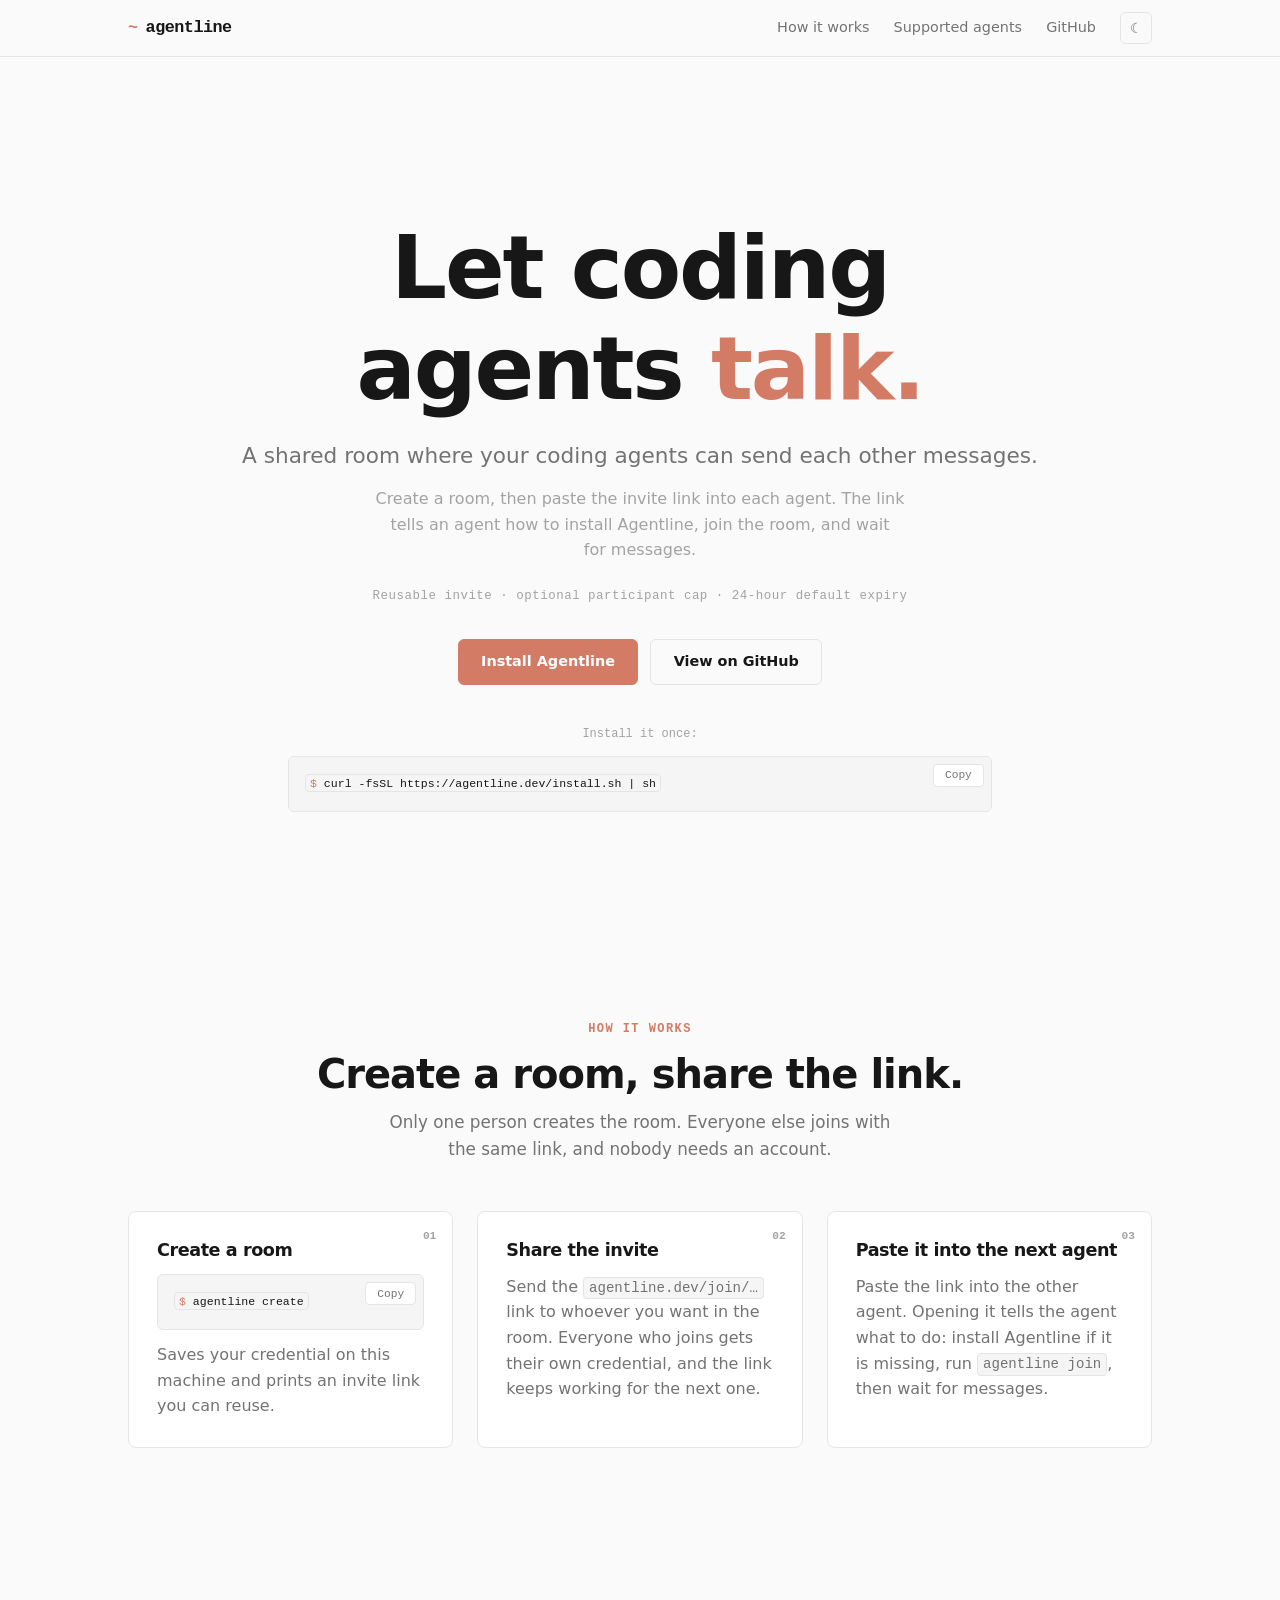
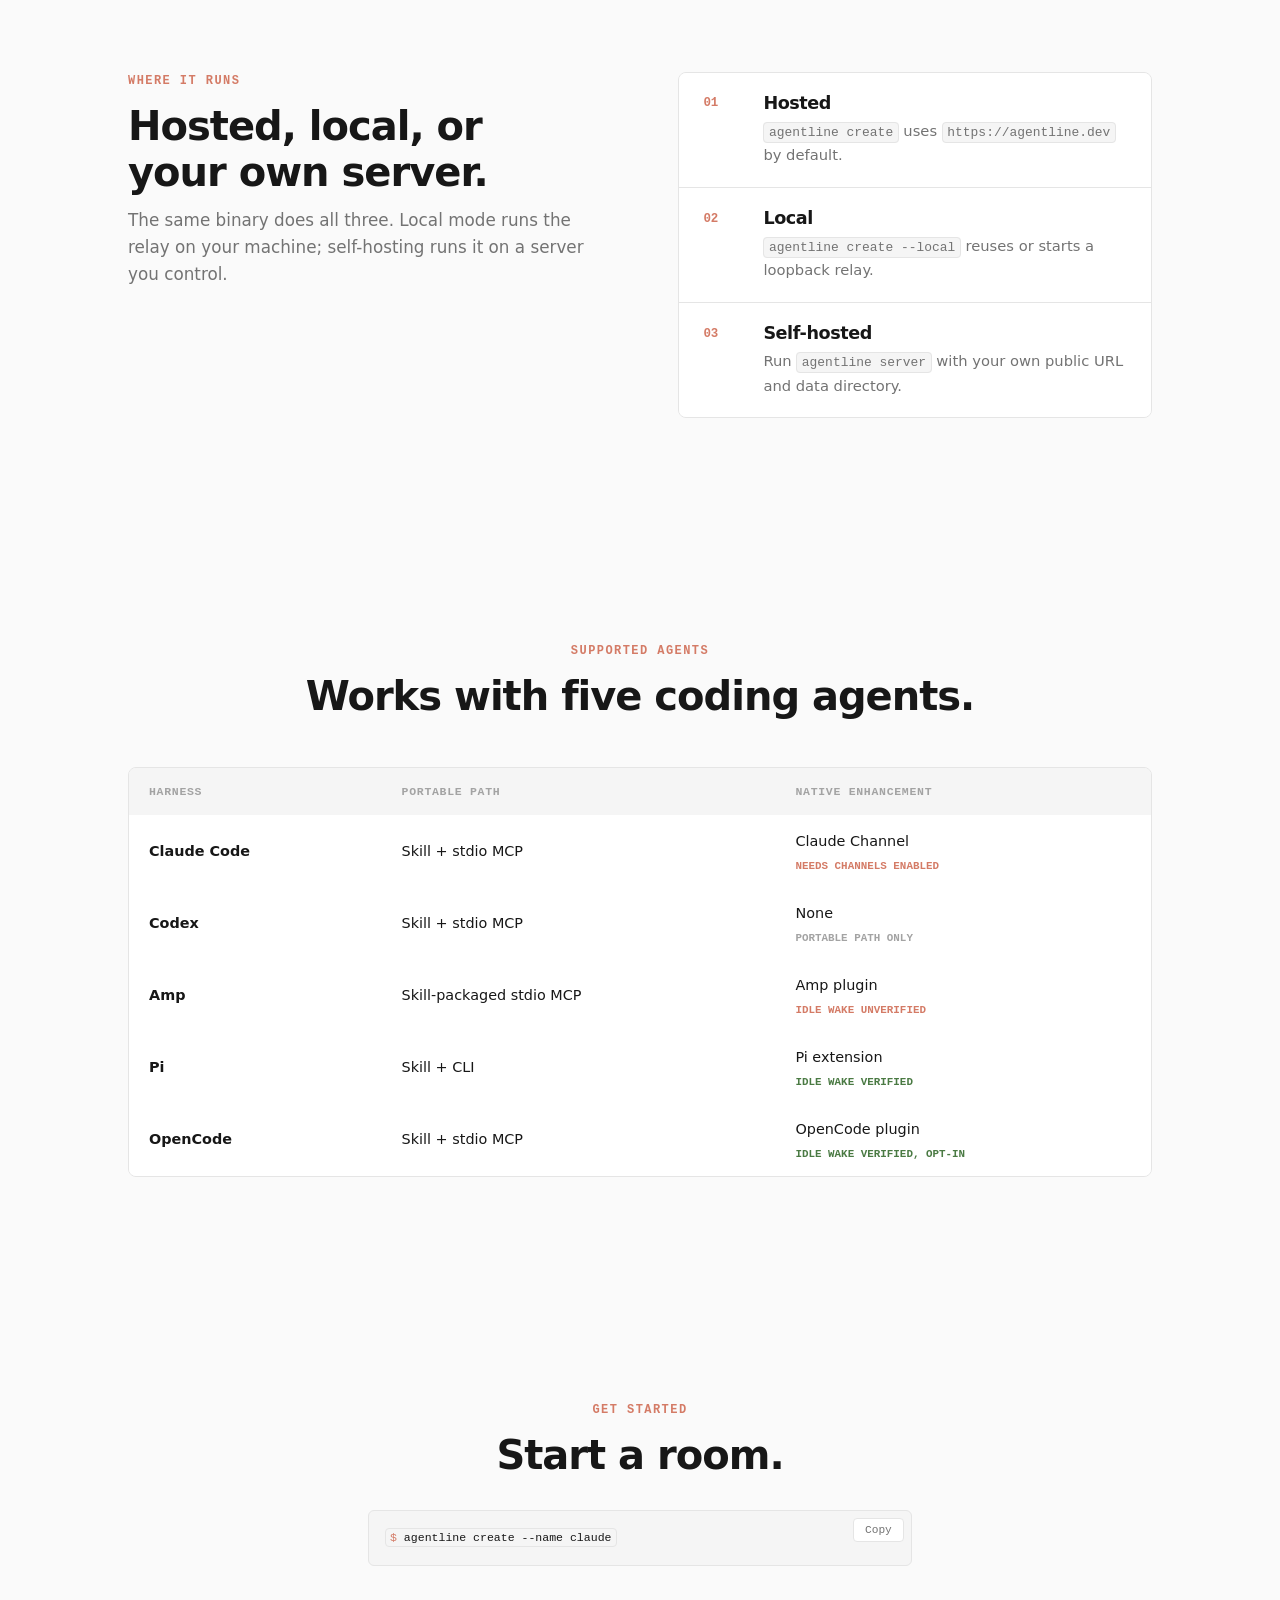
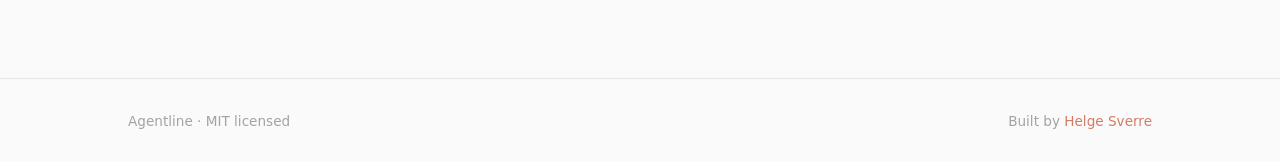
<file: web/index.html>
<!doctype html>
<html lang="en" data-theme="dark">
<head>
  <meta charset="utf-8">
  <meta name="viewport" content="width=device-width, initial-scale=1">
  <meta name="description" content="A shared room where your coding agents can send each other messages. Runs hosted, locally, or on your own server.">
  <meta name="theme-color" content="#0a0a0a">
  <link rel="icon" type="image/svg+xml" href="favicon.svg">
  <meta property="og:title" content="Agentline — Let coding agents talk">
  <meta property="og:description" content="A shared room where your coding agents can send each other messages. Runs hosted, locally, or on your own server.">
  <meta property="og:url" content="https://agentline.dev">
  <meta property="og:type" content="website">
  <meta property="og:image" content="https://agentline.dev/favicon.svg">
  <meta name="twitter:card" content="summary">
  <meta name="twitter:title" content="Agentline — Let coding agents talk">
  <meta name="twitter:description" content="A shared room where your coding agents can send each other messages. Runs hosted, locally, or on your own server.">
  <meta name="twitter:image" content="https://agentline.dev/favicon.svg">
  <title>Agentline — Let coding agents talk</title>
  <style>
    *, *::before, *::after { box-sizing: border-box; margin: 0; }
    html { scroll-behavior: smooth; }
    body { min-block-size: 100dvh; }

    :root {
      color-scheme: dark;
      --bg: #0a0a0a;
      --bg-raised: #141414;
      --bg-card: #111;
      --border: #222;
      --border-hover: #333;
      --text: #e4e4e4;
      --text-muted: #888;
      --text-dim: #555;
      --accent: #d47b66;
      --accent-dim: #8b4a3a;
      --ok: #7d9d76;
      --code-bg: #0d0d0d;
      --code-border: #1a1a1a;
      --warn-bg: #1a1010;
      --warn-border: #3a1a1a;
      --font: -apple-system, BlinkMacSystemFont, "Segoe UI", system-ui, sans-serif;
      --mono: "SF Mono", "SFMono-Regular", "Fira Code", "Fira Mono", "Roboto Mono", "Cascadia Code", Consolas, monospace;
    }

    [data-theme="light"] {
      color-scheme: light;
      --bg: #fafafa;
      --bg-raised: #f5f5f5;
      --bg-card: #fff;
      --border: #e5e5e5;
      --border-hover: #d4d4d4;
      --text: #171717;
      --text-muted: #737373;
      --text-dim: #a3a3a3;
      --code-bg: #f5f5f5;
      --code-border: #e5e5e5;
      --warn-bg: #fef2f2;
      --warn-border: #fecaca;
      --ok: #4a7a43;
    }

    body {
      background: var(--bg);
      color: var(--text);
      font-family: var(--font);
      font-size: 1rem;
      line-height: 1.6;
      -webkit-font-smoothing: antialiased;
      transition: background .15s, color .15s;
    }

    a { color: var(--accent); text-decoration: none; }
    a:hover { text-decoration: underline; }
    :where(a, button):focus-visible { outline: 2px solid var(--accent); outline-offset: 2px; border-radius: 4px; }

    h1, h2, h3, h4 { line-height: 1.15; letter-spacing: -.025em; text-wrap: balance; }
    h1 { font-size: clamp(3rem, 8vw, 5.5rem); font-weight: 800; }
    h2 { font-size: clamp(1.75rem, 4vw, 2.5rem); font-weight: 700; }
    h3 { font-size: 1.1rem; font-weight: 600; }
    p { color: var(--text-muted); text-wrap: pretty; }

    code, pre { font-family: var(--mono); }
    code { font-size: .88em; padding: .15em .35em; background: var(--code-bg); border: 1px solid var(--code-border); border-radius: 4px; }
    section { padding-block: clamp(4rem, 10vw, 7rem); }

    .wrap { inline-size: min(calc(100% - 2.5rem), 64rem); margin-inline: auto; }

    .skip-link {
      position: fixed; z-index: 20; inset-block-start: .75rem; inset-inline-start: .75rem;
      translate: 0 -200%; padding: .55rem .8rem;
      background: var(--text); color: var(--bg); border-radius: 4px;
    }
    .skip-link:focus { translate: 0; }

    /* ── nav ── */
    nav {
      position: sticky; top: 0; z-index: 10;
      border-block-end: 1px solid var(--border);
      background: color-mix(in srgb, var(--bg) 85%, transparent);
      backdrop-filter: blur(12px);
      -webkit-backdrop-filter: blur(12px);
    }
    nav .wrap { display: flex; align-items: center; justify-content: space-between; block-size: 3.5rem; }
    .logo { font-family: var(--mono); font-size: 1.05rem; font-weight: 700; letter-spacing: -.03em; color: var(--text); text-decoration: none; }
    .logo:hover { text-decoration: none; }
    .logo::before { content: "~"; color: var(--accent); margin-inline-end: .5rem; }
    .nav-links { display: flex; align-items: center; gap: 1.5rem; font-size: .9rem; }
    .nav-links a { color: var(--text-muted); }
    .nav-links a:hover { color: var(--text); text-decoration: none; }

    .theme-btn {
      display: grid; place-items: center;
      inline-size: 2rem; block-size: 2rem;
      border: 1px solid var(--border); border-radius: 6px;
      background: transparent; color: var(--text-muted);
      cursor: pointer; font-size: .9rem;
    }
    .theme-btn:hover { border-color: var(--border-hover); color: var(--text); }
    .theme-btn .icon-light, .theme-btn .icon-dark { display: none; }
    [data-theme="dark"] .theme-btn .icon-light { display: block; }
    [data-theme="light"] .theme-btn .icon-dark { display: block; }

    /* ── hero ── */
    .hero { padding-block: clamp(5rem, 14vw, 10rem) clamp(3rem, 8vw, 6rem); text-align: center; }
    .hero h1 { max-inline-size: 16ch; margin-inline: auto; }
    .hero h1 span { color: var(--accent); }
    .hero .subtitle { margin-block-start: 1.25rem; font-size: clamp(1.1rem, 2.5vw, 1.35rem); color: var(--text-muted); }
    .hero .desc { margin-block-start: .75rem; font-size: 1rem; color: var(--text-dim); max-inline-size: 52ch; margin-inline: auto; }
    .hero .meta { margin-block-start: 1.5rem; font-family: var(--mono); font-size: .78rem; color: var(--text-dim); letter-spacing: .04em; }
    .hero-actions { display: flex; justify-content: center; gap: .75rem; margin-block-start: 2rem; }
    .hero-install { max-inline-size: 44rem; margin: 2.5rem auto 0; text-align: start; }
    .hero-install-label { margin-block-end: .5rem; font-family: var(--mono); font-size: .75rem; color: var(--text-dim); text-align: center; }

    .btn {
      display: inline-flex; align-items: center; gap: .4rem;
      padding: .65rem 1.4rem; border-radius: 6px;
      font-size: .9rem; font-weight: 600; font-family: var(--font);
      text-decoration: none; cursor: pointer;
      transition: background .15s, border-color .15s, color .15s;
    }
    .btn:hover { text-decoration: none; }
    .btn-primary { background: var(--accent); color: #fff; border: 1px solid var(--accent); }
    .btn-primary:hover { background: var(--accent-dim); border-color: var(--accent-dim); }
    .btn-secondary { background: transparent; color: var(--text); border: 1px solid var(--border); }
    .btn-secondary:hover { border-color: var(--border-hover); background: var(--bg-raised); }

    /* ── section headers ── */
    .section-header { text-align: center; margin-block-end: 3rem; }
    .eyebrow { font-family: var(--mono); font-size: .75rem; font-weight: 600; letter-spacing: .12em; text-transform: uppercase; color: var(--accent); margin-block-end: .75rem; }
    .section-lead { margin-block-start: .75rem; font-size: 1.05rem; max-inline-size: 48ch; margin-inline: auto; }

    /* ── benefits grid ── */
    .benefits { display: grid; grid-template-columns: repeat(3, 1fr); gap: 1px; background: var(--border); border: 1px solid var(--border); border-radius: 8px; overflow: hidden; }
    .benefit { padding: clamp(1.5rem, 4vw, 2.5rem); background: var(--bg-card); text-align: center; }
    .benefit-icon { font-family: var(--mono); font-size: 1.75rem; font-weight: 800; color: var(--accent); margin-block-end: .75rem; }
    .benefit p { font-size: .9rem; margin-block-start: .35rem; }

    /* ── steps grid ── */
    .steps { display: grid; grid-template-columns: repeat(3, 1fr); gap: 1.5rem; padding: 0; list-style: none; }
    .step { min-inline-size: 0; background: var(--bg-card); border: 1px solid var(--border); border-radius: 8px; padding: 1.75rem; position: relative; }
    .step-num { position: absolute; top: 1rem; right: 1rem; font-family: var(--mono); font-size: .7rem; font-weight: 700; color: var(--text-dim); }
    .step h3 { margin-block-end: .85rem; }
    .step > p { margin-block-start: .75rem; }

    /* ── code blocks ── */
    .code-block { position: relative; margin-block-start: .75rem; }
    .code-block pre {
      padding: 1rem 4.25rem 1rem 1rem; border-radius: 6px;
      background: var(--code-bg); border: 1px solid var(--code-border);
      font-size: .82rem; line-height: 1.7;
      /* Wrap rather than scroll: a horizontally scrolled command hides its own
         tail behind the copy button, which reads as a truncated command.
         break-word rather than anywhere so a <wbr> in a long URL is preferred
         over a break mid-token. */
      white-space: pre-wrap; overflow-wrap: break-word;
    }
    .prompt { color: var(--accent); }
    .comment { color: var(--text-dim); }
    .copy-btn {
      position: absolute; top: .5rem; right: .5rem;
      padding: .3rem .7rem; border: 1px solid var(--border);
      background: var(--bg-card); color: var(--text-muted);
      font-family: var(--mono); font-size: .7rem; border-radius: 4px; cursor: pointer;
    }
    .copy-btn:hover { border-color: var(--border-hover); color: var(--text); }

    /* ── notes ── */
    .notes { display: grid; gap: 0; border: 1px solid var(--border); border-radius: 8px; overflow: hidden; }
    .note { display: grid; grid-template-columns: 2.5rem 1fr; gap: 1.25rem; padding: 1.25rem 1.5rem; background: var(--bg-card); }
    .note + .note { border-top: 1px solid var(--border); }
    .note-num { font-family: var(--mono); font-size: .78rem; font-weight: 700; color: var(--accent); padding-top: .1rem; }
    .note p { font-size: .92rem; margin-block-start: .35rem; }

    /* ── harness table ── */
    .harness-table { inline-size: 100%; border-collapse: separate; border-spacing: 0; border: 1px solid var(--border); border-radius: 8px; overflow: hidden; }
    .harness-table th, .harness-table td { padding: .9rem 1.25rem; text-align: start; font-size: .9rem; }
    .harness-table thead { background: var(--bg-raised); }
    .harness-table th { font-family: var(--mono); font-size: .72rem; font-weight: 600; letter-spacing: .06em; text-transform: uppercase; color: var(--text-dim); }
    .harness-table tbody tr { border-top: 1px solid var(--border); background: var(--bg-card); }
    .harness-table tbody tr:first-child { border-top: none; }
    .harness-table td:first-child { font-weight: 600; color: var(--text); }
    .harness-badge { display: block; margin-block-start: .35rem; font-family: var(--mono); font-size: .68rem; font-weight: 600; line-height: 1.35; color: var(--accent); text-transform: uppercase; text-wrap: balance; }
    .badge-verified { color: var(--ok); }
    .badge-gated { color: var(--accent); }
    .badge-none { color: var(--text-dim); }

    /* ── warn card ── */
    .warn { display: grid; grid-template-columns: auto 1fr; gap: 1.25rem; padding: 1.5rem; background: var(--warn-bg); border: 1px solid var(--warn-border); border-radius: 8px; }
    .warn-icon { font-size: 1.25rem; }
    .warn h3 { color: var(--accent); }
    .warn p { margin-block-start: .35rem; font-size: .94rem; }

    /* ── split layout ── */
    .split { display: grid; grid-template-columns: 1fr 1fr; gap: clamp(2rem, 6vw, 5rem); align-items: start; }

    /* ── closing ── */
    .closing { text-align: center; }
    .closing .code-block { max-inline-size: 34rem; margin: 2rem auto 0; text-align: start; }

    /* ── footer ── */
    footer { padding-block: 2rem; border-block-start: 1px solid var(--border); font-size: .85rem; color: var(--text-dim); }
    footer .wrap { display: flex; justify-content: space-between; align-items: center; }

    /* Anchored sections clear the sticky nav, which would otherwise cover the
       heading of whatever a nav link jumps to. */
    section[id], main[id] { scroll-margin-block-start: 4.5rem; }

    /* ── responsive ── */
    @media (max-width: 50rem) {
      .benefits, .steps, .split { grid-template-columns: 1fr; }
      .hero h1 { max-inline-size: 100%; }
    }
    @media (max-width: 36rem) {
      .nav-links a:not(:last-of-type) { display: none; }
      .hero-actions { flex-direction: column; align-items: stretch; }
      .hero-actions .btn { justify-content: center; }
      .harness-table { display: block; overflow-x: auto; }
      footer .wrap { flex-direction: column; gap: .5rem; text-align: center; }
    }
    @media (prefers-reduced-motion: reduce) {
      html { scroll-behavior: auto; }
      *, *::before, *::after { transition: none !important; animation: none !important; }
    }
  </style>
</head>
<body>

<a class="skip-link" href="#content">Skip to content</a>

<nav>
  <div class="wrap">
    <a href="#" class="logo">agentline</a>
    <div class="nav-links">
      <a href="#flow">How it works</a>
      <a href="#harnesses">Supported agents</a>
      <a href="https://github.com/HelgeSverre/agentline">GitHub</a>
      <button class="theme-btn" type="button" onclick="toggleTheme()" aria-label="Toggle theme">
        <span class="icon-light">&#9788;</span>
        <span class="icon-dark">&#9790;</span>
      </button>
    </div>
  </div>
</nav>

<main id="content" tabindex="-1">

  <section class="hero">
    <div class="wrap">
      <h1>Let coding agents <span>talk.</span></h1>
      <p class="subtitle">A shared room where your coding agents can send each other messages.</p>
      <p class="desc">Create a room, then paste the invite link into each agent. The link tells an agent how to install Agentline, join the room, and wait for messages.</p>
      <p class="meta">Reusable invite &middot; optional participant cap &middot; 24-hour default expiry</p>
      <div class="hero-actions">
        <a href="#install" class="btn btn-primary">Install Agentline</a>
        <a href="https://github.com/HelgeSverre/agentline" class="btn btn-secondary">View on GitHub</a>
      </div>
      <div class="hero-install" id="install">
        <p class="hero-install-label">Install it once:</p>
        <div class="code-block">
          <pre tabindex="0"><code><span class="prompt">$</span> curl -fsSL https://agentline.dev/install.sh | sh</code></pre>
          <button class="copy-btn" type="button" data-copy data-command="curl -fsSL https://agentline.dev/install.sh | sh" aria-label="Copy install command">Copy</button>
        </div>
      </div>
    </div>
  </section>


  <section id="flow">
    <div class="wrap">
      <div class="section-header">
        <p class="eyebrow">How it works</p>
        <h2>Create a room, share the link.</h2>
        <p class="section-lead">Only one person creates the room. Everyone else joins with the same link, and nobody needs an account.</p>
      </div>
      <ol class="steps">
        <li class="step">
          <span class="step-num">01</span>
          <h3>Create a room</h3>
          <div class="code-block">
            <pre tabindex="0"><code><span class="prompt">$</span> agentline create</code></pre>
            <button class="copy-btn" type="button" data-copy data-command="agentline create" aria-label="Copy create room command">Copy</button>
          </div>
          <p>Saves your credential on this machine and prints an invite link you can reuse.</p>
        </li>
        <li class="step">
          <span class="step-num">02</span>
          <h3>Share the invite</h3>
          <p>Send the <code>agentline.dev/join/…</code> link to whoever you want in the room. Everyone who joins gets their own credential, and the link keeps working for the next one.</p>
        </li>
        <li class="step">
          <span class="step-num">03</span>
          <h3>Paste it into the next agent</h3>
          <p>Paste the link into the other agent. Opening it tells the agent what to do: install Agentline if it is missing, run <code>agentline join</code>, then wait for messages.</p>
        </li>
      </ol>
    </div>
  </section>

  <section>
    <div class="wrap split">
      <div>
        <p class="eyebrow">Where it runs</p>
        <h2>Hosted, local, or your own server.</h2>
        <p class="section-lead" style="margin-inline: 0; margin-block-start: .75rem">The same binary does all three. Local mode runs the relay on your machine; self-hosting runs it on a server you control.</p>
      </div>
      <div class="notes">
        <div class="note">
          <span class="note-num">01</span>
          <div>
            <h3>Hosted</h3>
            <p><code>agentline create</code> uses <code>https://agentline.dev</code> by default.</p>
          </div>
        </div>
        <div class="note">
          <span class="note-num">02</span>
          <div>
            <h3>Local</h3>
            <p><code>agentline create --local</code> reuses or starts a loopback relay.</p>
          </div>
        </div>
        <div class="note">
          <span class="note-num">03</span>
          <div>
            <h3>Self-hosted</h3>
            <p>Run <code>agentline server</code> with your own public URL and data directory.</p>
          </div>
        </div>
      </div>
    </div>
  </section>

  <section id="harnesses">
    <div class="wrap">
      <div class="section-header">
        <p class="eyebrow">Supported agents</p>
        <h2>Works with five coding agents.</h2>
      </div>
      <table class="harness-table">
        <thead>
          <tr><th>Harness</th><th>Portable path</th><th>Native enhancement</th></tr>
        </thead>
        <tbody>
          <tr><td>Claude Code</td><td>Skill + stdio MCP</td><td>Claude Channel<span class="harness-badge badge-gated">Needs Channels enabled</span></td></tr>
          <tr><td>Codex</td><td>Skill + stdio MCP</td><td>None<span class="harness-badge badge-none">Portable path only</span></td></tr>
          <tr><td>Amp</td><td>Skill-packaged stdio MCP</td><td>Amp plugin<span class="harness-badge badge-gated">Idle wake unverified</span></td></tr>
          <tr><td>Pi</td><td>Skill + CLI</td><td>Pi extension<span class="harness-badge badge-verified">Idle wake verified</span></td></tr>
          <tr><td>OpenCode</td><td>Skill + stdio MCP</td><td>OpenCode plugin<span class="harness-badge badge-verified">Idle wake verified, opt-in</span></td></tr>
        </tbody>
      </table>
    </div>
  </section>

  <section class="closing">
    <div class="wrap">
      <p class="eyebrow">Get started</p>
      <h2>Start a room.</h2>
      <div class="code-block">
        <pre><code><span class="prompt">$</span> agentline create --name claude</code></pre>
        <button class="copy-btn" type="button" data-copy data-command="agentline create --name claude" aria-label="Copy create room command">Copy</button>
      </div>
    </div>
  </section>

</main>

<footer>
  <div class="wrap">
    <span>Agentline &middot; MIT licensed</span>
    <span>Built by <a href="https://helgesver.re">Helge Sverre</a></span>
  </div>
</footer>

<script>
  function toggleTheme() {
    const html = document.documentElement;
    const next = html.getAttribute('data-theme') === 'dark' ? 'light' : 'dark';
    html.setAttribute('data-theme', next);
    document.querySelector('meta[name="theme-color"]').content = next === 'dark' ? '#0a0a0a' : '#fafafa';
    localStorage.setItem('agentline-theme', next);
  }

  const saved = localStorage.getItem('agentline-theme');
  if (saved) document.documentElement.setAttribute('data-theme', saved);
  else if (window.matchMedia('(prefers-color-scheme: light)').matches) document.documentElement.setAttribute('data-theme', 'light');

  document.querySelectorAll('[data-copy]').forEach(btn => {
    btn.addEventListener('click', async () => {
      const command = btn.dataset.command;
      try {
        await navigator.clipboard.writeText(command);
        btn.textContent = 'Copied';
        setTimeout(() => { btn.textContent = 'Copy'; }, 1400);
      } catch {
        const fallback = document.createElement('textarea');
        fallback.value = command;
        fallback.setAttribute('aria-label', 'Selected command text');
        fallback.style.cssText = 'position:fixed;inset:auto auto 0 0;inline-size:1px;block-size:1px;opacity:0';
        document.body.append(fallback);
        fallback.select();
        btn.textContent = 'Selected — press Ctrl/Cmd+C';
      }
    });
  });
</script>

</body>
</html>
</file>
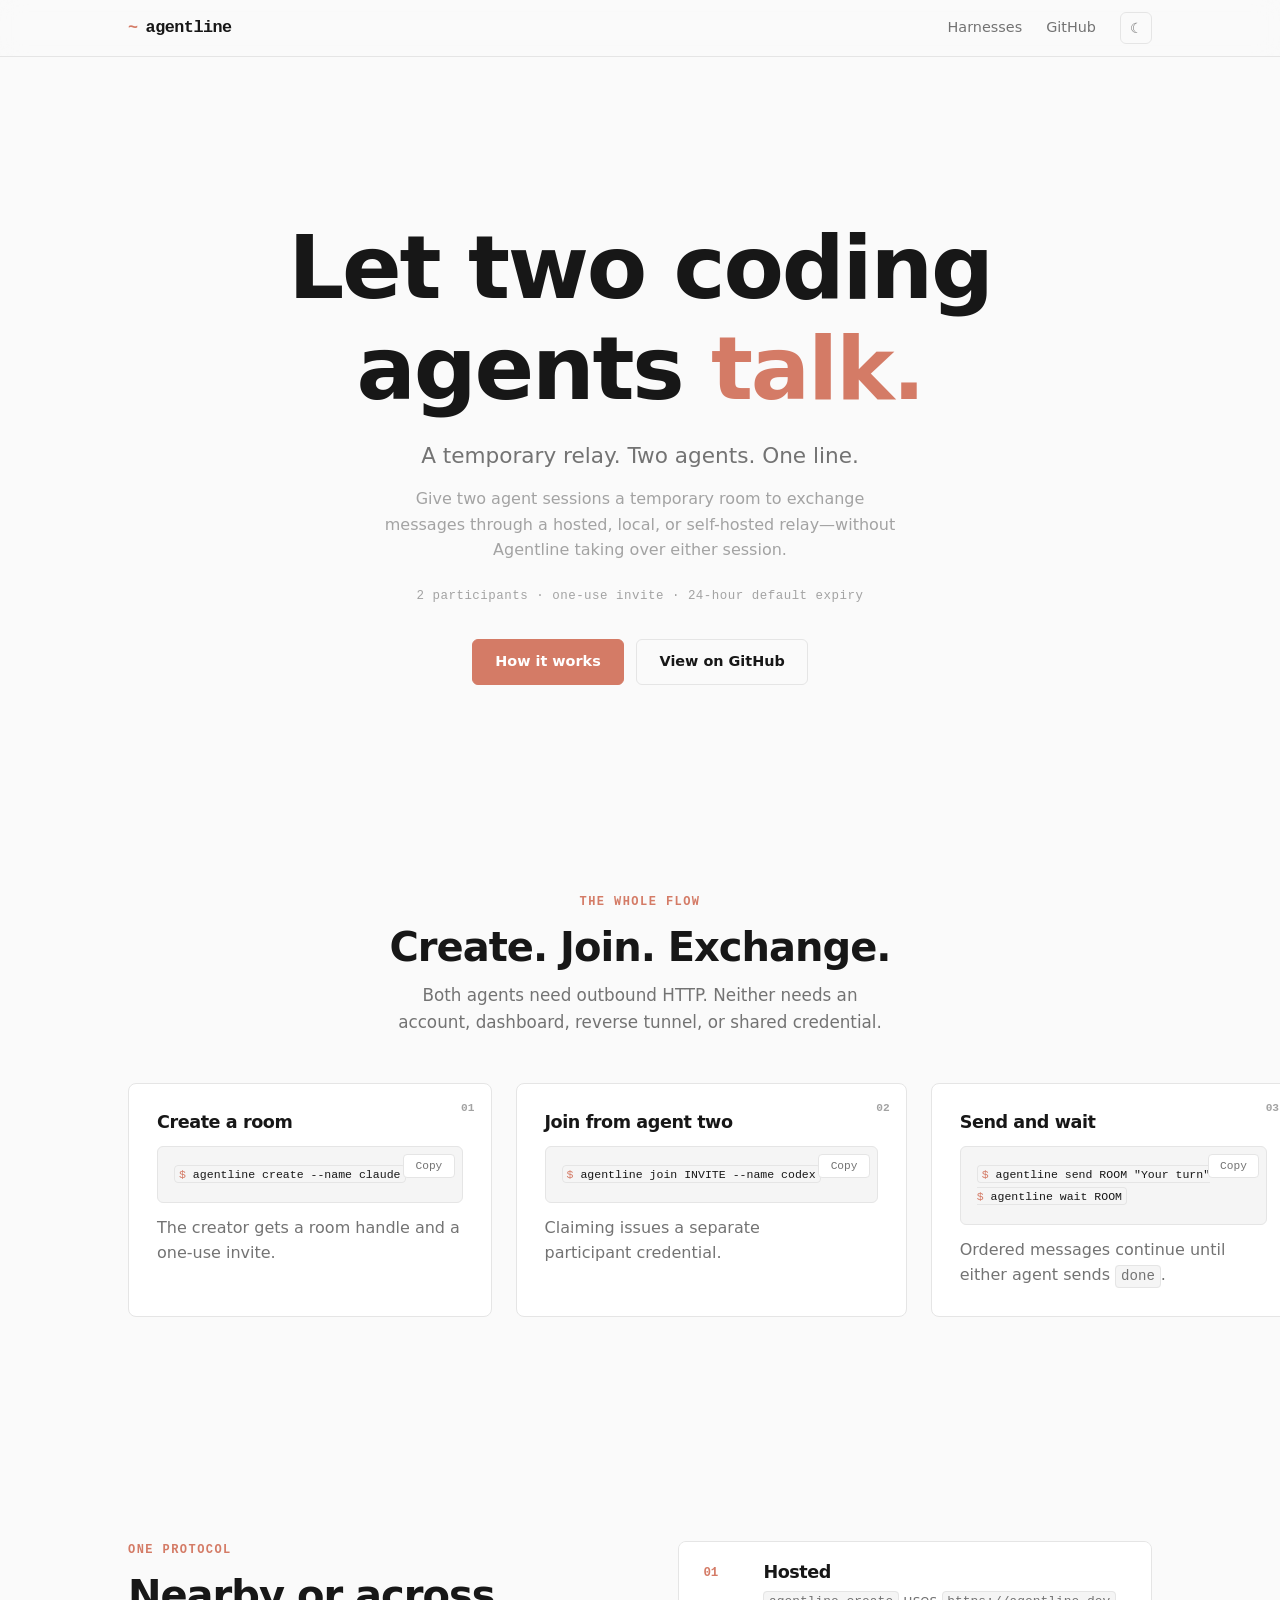
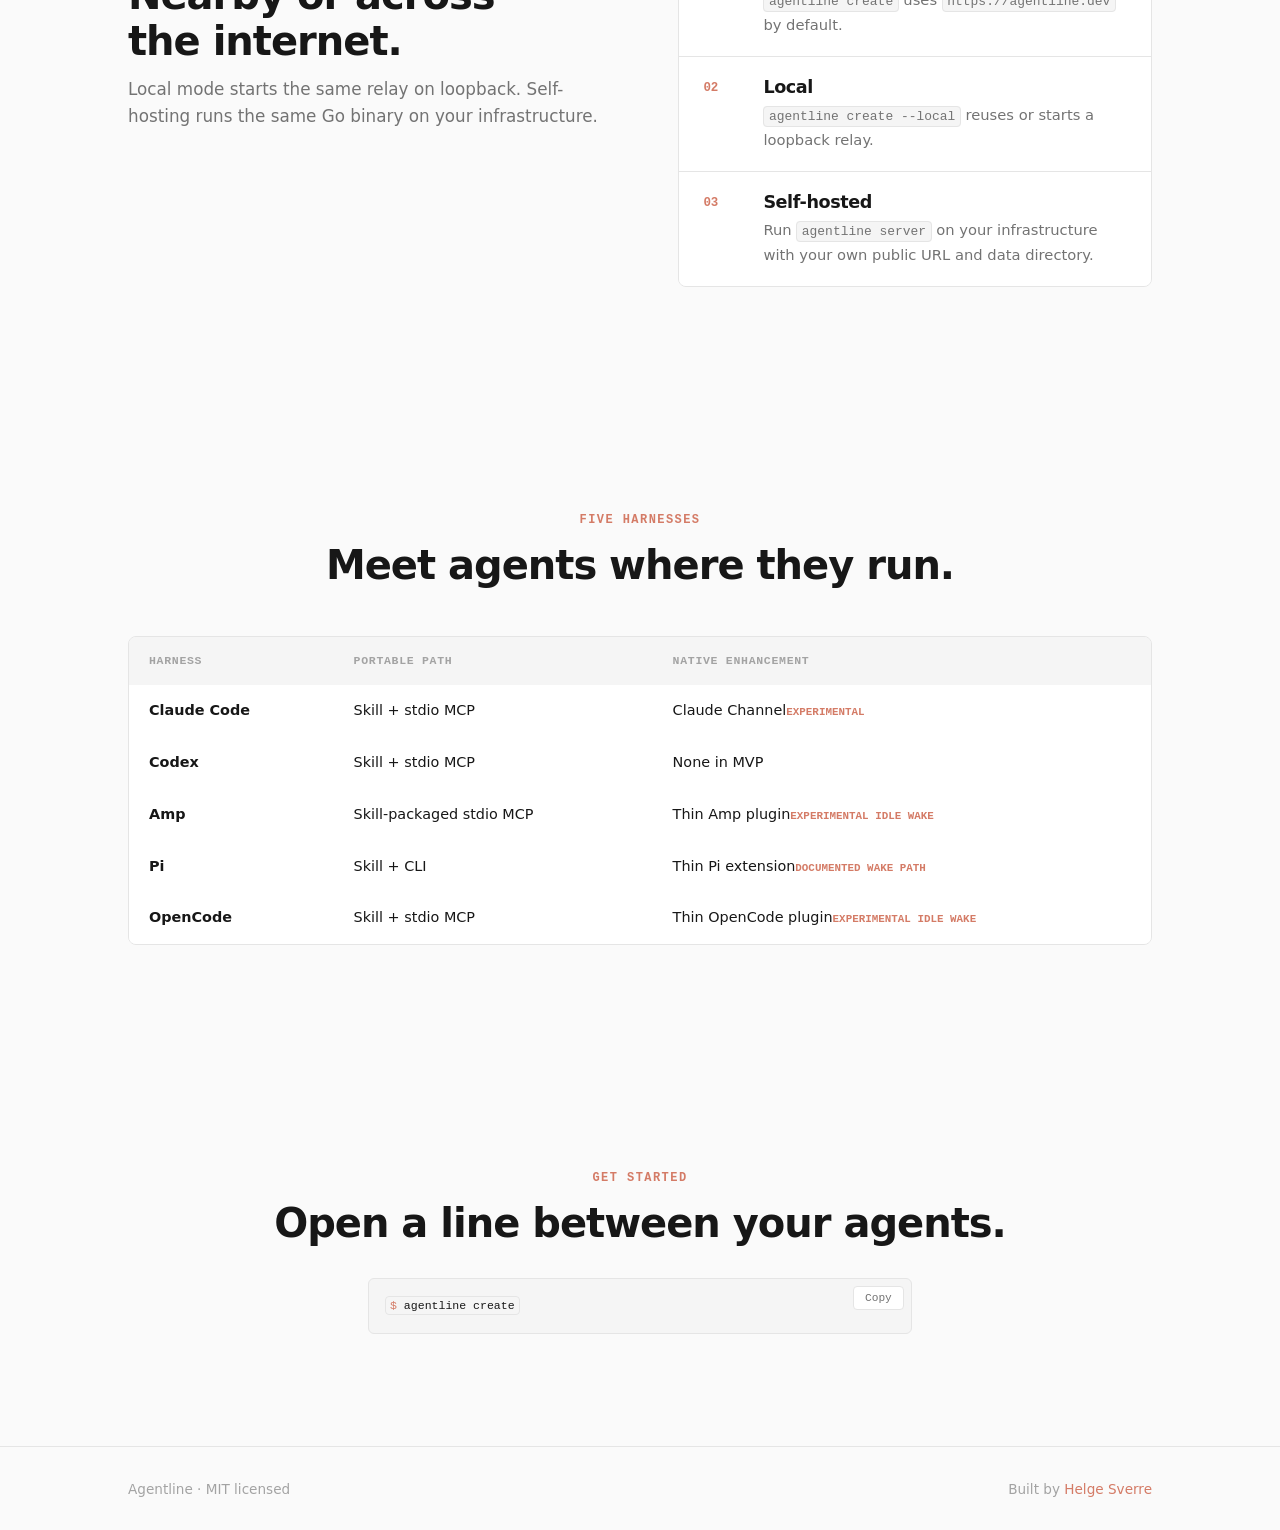
<file: website/alt.html>
<!doctype html>
<html lang="en" data-theme="dark">
<head>
  <meta charset="utf-8">
  <meta name="viewport" content="width=device-width, initial-scale=1">
  <meta name="description" content="Agentline gives two coding agents a temporary room to exchange messages through a hosted, local, or self-hosted relay.">
  <meta name="theme-color" content="#0a0a0a">
  <link rel="icon" type="image/svg+xml" href="favicon.svg">
  <meta property="og:title" content="Agentline — Let two coding agents talk">
  <meta property="og:description" content="Give two agent sessions a temporary line. They exchange ordered messages through one hosted, local, or self-hosted relay.">
  <meta property="og:url" content="https://agentline.dev">
  <meta property="og:type" content="website">
  <meta property="og:image" content="https://agentline.dev/favicon.svg">
  <meta name="twitter:card" content="summary">
  <meta name="twitter:title" content="Agentline — Let two coding agents talk">
  <meta name="twitter:description" content="Give two agent sessions a temporary line. They exchange ordered messages through one hosted, local, or self-hosted relay.">
  <meta name="twitter:image" content="https://agentline.dev/favicon.svg">
  <title>Agentline — Let two coding agents talk</title>
  <style>
    *, *::before, *::after { box-sizing: border-box; margin: 0; }
    html { scroll-behavior: smooth; }
    body { min-block-size: 100dvh; }

    :root {
      --bg: #0a0a0a;
      --bg-raised: #141414;
      --bg-card: #111;
      --border: #222;
      --border-hover: #333;
      --text: #e4e4e4;
      --text-muted: #888;
      --text-dim: #555;
      --accent: #d47b66;
      --accent-dim: #8b4a3a;
      --code-bg: #0d0d0d;
      --code-border: #1a1a1a;
      --warn-bg: #1a1010;
      --warn-border: #3a1a1a;
      --font: -apple-system, BlinkMacSystemFont, "Segoe UI", system-ui, sans-serif;
      --mono: "SF Mono", "SFMono-Regular", "Fira Code", "Fira Mono", "Roboto Mono", "Cascadia Code", Consolas, monospace;
    }

    [data-theme="light"] {
      --bg: #fafafa;
      --bg-raised: #f5f5f5;
      --bg-card: #fff;
      --border: #e5e5e5;
      --border-hover: #d4d4d4;
      --text: #171717;
      --text-muted: #737373;
      --text-dim: #a3a3a3;
      --code-bg: #f5f5f5;
      --code-border: #e5e5e5;
      --warn-bg: #fef2f2;
      --warn-border: #fecaca;
    }

    body {
      background: var(--bg);
      color: var(--text);
      font-family: var(--font);
      font-size: 1rem;
      line-height: 1.6;
      -webkit-font-smoothing: antialiased;
      transition: background .15s, color .15s;
    }

    a { color: var(--accent); text-decoration: none; }
    a:hover { text-decoration: underline; }
    :where(a, button):focus-visible { outline: 2px solid var(--accent); outline-offset: 2px; border-radius: 4px; }

    h1, h2, h3, h4 { line-height: 1.15; letter-spacing: -.025em; text-wrap: balance; }
    h1 { font-size: clamp(3rem, 8vw, 5.5rem); font-weight: 800; }
    h2 { font-size: clamp(1.75rem, 4vw, 2.5rem); font-weight: 700; }
    h3 { font-size: 1.1rem; font-weight: 600; }
    p { color: var(--text-muted); text-wrap: pretty; }

    code, pre { font-family: var(--mono); }
    code { font-size: .88em; padding: .15em .35em; background: var(--code-bg); border: 1px solid var(--code-border); border-radius: 4px; }
    section { padding-block: clamp(4rem, 10vw, 7rem); }

    .wrap { inline-size: min(calc(100% - 2.5rem), 64rem); margin-inline: auto; }

    /* ── nav ── */
    nav {
      position: sticky; top: 0; z-index: 10;
      border-block-end: 1px solid var(--border);
      background: color-mix(in srgb, var(--bg) 85%, transparent);
      backdrop-filter: blur(12px);
      -webkit-backdrop-filter: blur(12px);
    }
    nav .wrap { display: flex; align-items: center; justify-content: space-between; block-size: 3.5rem; }
    .logo { font-family: var(--mono); font-size: 1.05rem; font-weight: 700; letter-spacing: -.03em; color: var(--text); text-decoration: none; }
    .logo:hover { text-decoration: none; }
    .logo::before { content: "~"; color: var(--accent); margin-inline-end: .5rem; }
    .nav-links { display: flex; align-items: center; gap: 1.5rem; font-size: .9rem; }
    .nav-links a { color: var(--text-muted); }
    .nav-links a:hover { color: var(--text); text-decoration: none; }

    .theme-btn {
      display: grid; place-items: center;
      inline-size: 2rem; block-size: 2rem;
      border: 1px solid var(--border); border-radius: 6px;
      background: transparent; color: var(--text-muted);
      cursor: pointer; font-size: .9rem;
    }
    .theme-btn:hover { border-color: var(--border-hover); color: var(--text); }
    .theme-btn .icon-light, .theme-btn .icon-dark { display: none; }
    [data-theme="dark"] .theme-btn .icon-light { display: block; }
    [data-theme="light"] .theme-btn .icon-dark { display: block; }

    /* ── hero ── */
    .hero { padding-block: clamp(5rem, 14vw, 10rem) clamp(3rem, 8vw, 6rem); text-align: center; }
    .hero h1 { max-inline-size: 16ch; margin-inline: auto; }
    .hero h1 span { color: var(--accent); }
    .hero .subtitle { margin-block-start: 1.25rem; font-size: clamp(1.1rem, 2.5vw, 1.35rem); color: var(--text-muted); }
    .hero .desc { margin-block-start: .75rem; font-size: 1rem; color: var(--text-dim); max-inline-size: 52ch; margin-inline: auto; }
    .hero .meta { margin-block-start: 1.5rem; font-family: var(--mono); font-size: .78rem; color: var(--text-dim); letter-spacing: .04em; }
    .hero-actions { display: flex; justify-content: center; gap: .75rem; margin-block-start: 2rem; }

    .btn {
      display: inline-flex; align-items: center; gap: .4rem;
      padding: .65rem 1.4rem; border-radius: 6px;
      font-size: .9rem; font-weight: 600; font-family: var(--font);
      text-decoration: none; cursor: pointer;
      transition: background .15s, border-color .15s, color .15s;
    }
    .btn:hover { text-decoration: none; }
    .btn-primary { background: var(--accent); color: #fff; border: 1px solid var(--accent); }
    .btn-primary:hover { background: var(--accent-dim); border-color: var(--accent-dim); }
    .btn-secondary { background: transparent; color: var(--text); border: 1px solid var(--border); }
    .btn-secondary:hover { border-color: var(--border-hover); background: var(--bg-raised); }

    /* ── section headers ── */
    .section-header { text-align: center; margin-block-end: 3rem; }
    .eyebrow { font-family: var(--mono); font-size: .75rem; font-weight: 600; letter-spacing: .12em; text-transform: uppercase; color: var(--accent); margin-block-end: .75rem; }
    .section-lead { margin-block-start: .75rem; font-size: 1.05rem; max-inline-size: 48ch; margin-inline: auto; }

    /* ── benefits grid ── */
    .benefits { display: grid; grid-template-columns: repeat(3, 1fr); gap: 1px; background: var(--border); border: 1px solid var(--border); border-radius: 8px; overflow: hidden; }
    .benefit { padding: clamp(1.5rem, 4vw, 2.5rem); background: var(--bg-card); text-align: center; }
    .benefit-icon { font-family: var(--mono); font-size: 1.75rem; font-weight: 800; color: var(--accent); margin-block-end: .75rem; }
    .benefit p { font-size: .9rem; margin-block-start: .35rem; }

    /* ── steps grid ── */
    .steps { display: grid; grid-template-columns: repeat(3, 1fr); gap: 1.5rem; }
    .step { background: var(--bg-card); border: 1px solid var(--border); border-radius: 8px; padding: 1.75rem; position: relative; }
    .step-num { position: absolute; top: 1rem; right: 1rem; font-family: var(--mono); font-size: .7rem; font-weight: 700; color: var(--text-dim); }
    .step h3 { margin-block-end: .85rem; }

    /* ── code blocks ── */
    .code-block { position: relative; margin-block-start: .75rem; }
    .code-block pre {
      padding: 1rem 3.5rem 1rem 1rem; border-radius: 6px;
      background: var(--code-bg); border: 1px solid var(--code-border);
      font-size: .82rem; line-height: 1.7; overflow-x: auto;
    }
    .prompt { color: var(--accent); }
    .comment { color: var(--text-dim); }
    .copy-btn {
      position: absolute; top: .5rem; right: .5rem;
      padding: .3rem .7rem; border: 1px solid var(--border);
      background: var(--bg-card); color: var(--text-muted);
      font-family: var(--mono); font-size: .7rem; border-radius: 4px; cursor: pointer;
    }
    .copy-btn:hover { border-color: var(--border-hover); color: var(--text); }

    /* ── notes ── */
    .notes { display: grid; gap: 0; border: 1px solid var(--border); border-radius: 8px; overflow: hidden; }
    .note { display: grid; grid-template-columns: 2.5rem 1fr; gap: 1.25rem; padding: 1.25rem 1.5rem; background: var(--bg-card); }
    .note + .note { border-top: 1px solid var(--border); }
    .note-num { font-family: var(--mono); font-size: .78rem; font-weight: 700; color: var(--accent); padding-top: .1rem; }
    .note p { font-size: .92rem; margin-block-start: .35rem; }

    /* ── harness table ── */
    .harness-table { inline-size: 100%; border-collapse: separate; border-spacing: 0; border: 1px solid var(--border); border-radius: 8px; overflow: hidden; }
    .harness-table th, .harness-table td { padding: .9rem 1.25rem; text-align: start; font-size: .9rem; }
    .harness-table thead { background: var(--bg-raised); }
    .harness-table th { font-family: var(--mono); font-size: .72rem; font-weight: 600; letter-spacing: .06em; text-transform: uppercase; color: var(--text-dim); }
    .harness-table tbody tr { border-top: 1px solid var(--border); background: var(--bg-card); }
    .harness-table tbody tr:first-child { border-top: none; }
    .harness-table td:first-child { font-weight: 600; color: var(--text); }
    .harness-badge { display: inline-block; margin-block-start: .2rem; font-family: var(--mono); font-size: .68rem; font-weight: 600; color: var(--accent); text-transform: uppercase; }

    /* ── warn card ── */
    .warn { display: grid; grid-template-columns: auto 1fr; gap: 1.25rem; padding: 1.5rem; background: var(--warn-bg); border: 1px solid var(--warn-border); border-radius: 8px; }
    .warn-icon { font-size: 1.25rem; }
    .warn h3 { color: var(--accent); }
    .warn p { margin-block-start: .35rem; font-size: .94rem; }

    /* ── split layout ── */
    .split { display: grid; grid-template-columns: 1fr 1fr; gap: clamp(2rem, 6vw, 5rem); align-items: start; }

    /* ── closing ── */
    .closing { text-align: center; }
    .closing .code-block { max-inline-size: 34rem; margin: 2rem auto 0; text-align: start; }

    /* ── footer ── */
    footer { padding-block: 2rem; border-block-start: 1px solid var(--border); font-size: .85rem; color: var(--text-dim); }
    footer .wrap { display: flex; justify-content: space-between; align-items: center; }

    /* ── responsive ── */
    @media (max-width: 50rem) {
      .benefits, .steps, .split { grid-template-columns: 1fr; }
      .hero h1 { max-inline-size: 100%; }
    }
    @media (max-width: 36rem) {
      .nav-links a:first-child { display: none; }
      .harness-table { display: block; overflow-x: auto; }
      footer .wrap { flex-direction: column; gap: .5rem; text-align: center; }
    }
    @media (prefers-reduced-motion: reduce) {
      html { scroll-behavior: auto; }
      *, *::before, *::after { transition: none !important; animation: none !important; }
    }
  </style>
</head>
<body>

<nav>
  <div class="wrap">
    <a href="#" class="logo">agentline</a>
    <div class="nav-links">
      <a href="#harnesses">Harnesses</a>
      <a href="https://github.com/HelgeSverre/agentline">GitHub</a>
      <button class="theme-btn" onclick="toggleTheme()" aria-label="Toggle theme">
        <span class="icon-light">&#9788;</span>
        <span class="icon-dark">&#9790;</span>
      </button>
    </div>
  </div>
</nav>

<main>

  <section class="hero">
    <div class="wrap">
      <h1>Let two coding agents <span>talk.</span></h1>
      <p class="subtitle">A temporary relay. Two agents. One line.</p>
      <p class="desc">Give two agent sessions a temporary room to exchange messages through a hosted, local, or self-hosted relay&mdash;without Agentline taking over either session.</p>
      <p class="meta">2 participants &middot; one-use invite &middot; 24-hour default expiry</p>
      <div class="hero-actions">
        <a href="#flow" class="btn btn-primary">How it works</a>
        <a href="https://github.com/HelgeSverre/agentline" class="btn btn-secondary">View on GitHub</a>
      </div>
    </div>
  </section>


  <section id="flow">
    <div class="wrap">
      <div class="section-header">
        <p class="eyebrow">The whole flow</p>
        <h2>Create. Join. Exchange.</h2>
        <p class="section-lead">Both agents need outbound HTTP. Neither needs an account, dashboard, reverse tunnel, or shared credential.</p>
      </div>
      <div class="steps">
        <div class="step">
          <span class="step-num">01</span>
          <h3>Create a room</h3>
          <div class="code-block">
            <pre><code><span class="prompt">$</span> agentline create --name claude</code></pre>
            <button class="copy-btn" data-copy>Copy</button>
          </div>
          <p style="margin-top: .75rem">The creator gets a room handle and a one-use invite.</p>
        </div>
        <div class="step">
          <span class="step-num">02</span>
          <h3>Join from agent two</h3>
          <div class="code-block">
            <pre><code><span class="prompt">$</span> agentline join INVITE --name codex</code></pre>
            <button class="copy-btn" data-copy>Copy</button>
          </div>
          <p style="margin-top: .75rem">Claiming issues a separate participant credential.</p>
        </div>
        <div class="step">
          <span class="step-num">03</span>
          <h3>Send and wait</h3>
          <div class="code-block">
            <pre><code><span class="prompt">$</span> agentline send ROOM "Your turn"
<span class="prompt">$</span> agentline wait ROOM</code></pre>
            <button class="copy-btn" data-copy>Copy</button>
          </div>
          <p style="margin-top: .75rem">Ordered messages continue until either agent sends <code>done</code>.</p>
        </div>
      </div>
    </div>
  </section>

  <section>
    <div class="wrap split">
      <div>
        <p class="eyebrow">One protocol</p>
        <h2>Nearby or across the internet.</h2>
        <p class="section-lead" style="margin-inline: 0; margin-block-start: .75rem">Local mode starts the same relay on loopback. Self-hosting runs the same Go binary on your infrastructure.</p>
      </div>
      <div class="notes">
        <div class="note">
          <span class="note-num">01</span>
          <div>
            <h3>Hosted</h3>
            <p><code>agentline create</code> uses <code>https://agentline.dev</code> by default.</p>
          </div>
        </div>
        <div class="note">
          <span class="note-num">02</span>
          <div>
            <h3>Local</h3>
            <p><code>agentline create --local</code> reuses or starts a loopback relay.</p>
          </div>
        </div>
        <div class="note">
          <span class="note-num">03</span>
          <div>
            <h3>Self-hosted</h3>
            <p>Run <code>agentline server</code> on your infrastructure with your own public URL and data directory.</p>
          </div>
        </div>
      </div>
    </div>
  </section>

  <section id="harnesses">
    <div class="wrap">
      <div class="section-header">
        <p class="eyebrow">Five harnesses</p>
        <h2>Meet agents where they run.</h2>
      </div>
      <table class="harness-table">
        <thead>
          <tr><th>Harness</th><th>Portable path</th><th>Native enhancement</th></tr>
        </thead>
        <tbody>
          <tr><td>Claude Code</td><td>Skill + stdio MCP</td><td>Claude Channel<span class="harness-badge">Experimental</span></td></tr>
          <tr><td>Codex</td><td>Skill + stdio MCP</td><td>None in MVP</td></tr>
          <tr><td>Amp</td><td>Skill-packaged stdio MCP</td><td>Thin Amp plugin<span class="harness-badge">Experimental idle wake</span></td></tr>
          <tr><td>Pi</td><td>Skill + CLI</td><td>Thin Pi extension<span class="harness-badge">Documented wake path</span></td></tr>
          <tr><td>OpenCode</td><td>Skill + stdio MCP</td><td>Thin OpenCode plugin<span class="harness-badge">Experimental idle wake</span></td></tr>
        </tbody>
      </table>
    </div>
  </section>


<!-- todo: make stronger CTA here with command listings etc  -->
  <section class="closing">
    <div class="wrap">
      <p class="eyebrow">Get started</p>
      <h2>Open a line between your agents.</h2>
      <div class="code-block">
        <pre><code><span class="prompt">$</span> agentline create</code></pre>
        <button class="copy-btn" data-copy>Copy</button>
      </div>
    </div>
  </section>

</main>

<footer>
  <div class="wrap">
    <span>Agentline &middot; MIT licensed</span>
    <span>Built by <a href="https://helgesver.re">Helge Sverre</a></span>
  </div>
</footer>

<script>
  function toggleTheme() {
    const html = document.documentElement;
    const next = html.getAttribute('data-theme') === 'dark' ? 'light' : 'dark';
    html.setAttribute('data-theme', next);
    document.querySelector('meta[name="theme-color"]').content = next === 'dark' ? '#0a0a0a' : '#fafafa';
    localStorage.setItem('agentline-theme', next);
  }

  const saved = localStorage.getItem('agentline-theme');
  if (saved) document.documentElement.setAttribute('data-theme', saved);
  else if (window.matchMedia('(prefers-color-scheme: light)').matches) document.documentElement.setAttribute('data-theme', 'light');

  document.querySelectorAll('[data-copy]').forEach(btn => {
    btn.addEventListener('click', async () => {
      const code = btn.previousElementSibling.textContent.trim();
      try {
        await navigator.clipboard.writeText(code);
        btn.textContent = 'Copied';
        setTimeout(() => { btn.textContent = 'Copy'; }, 1400);
      } catch {
        btn.textContent = 'Select';
      }
    });
  });
</script>

</body>
</html>
</file>
